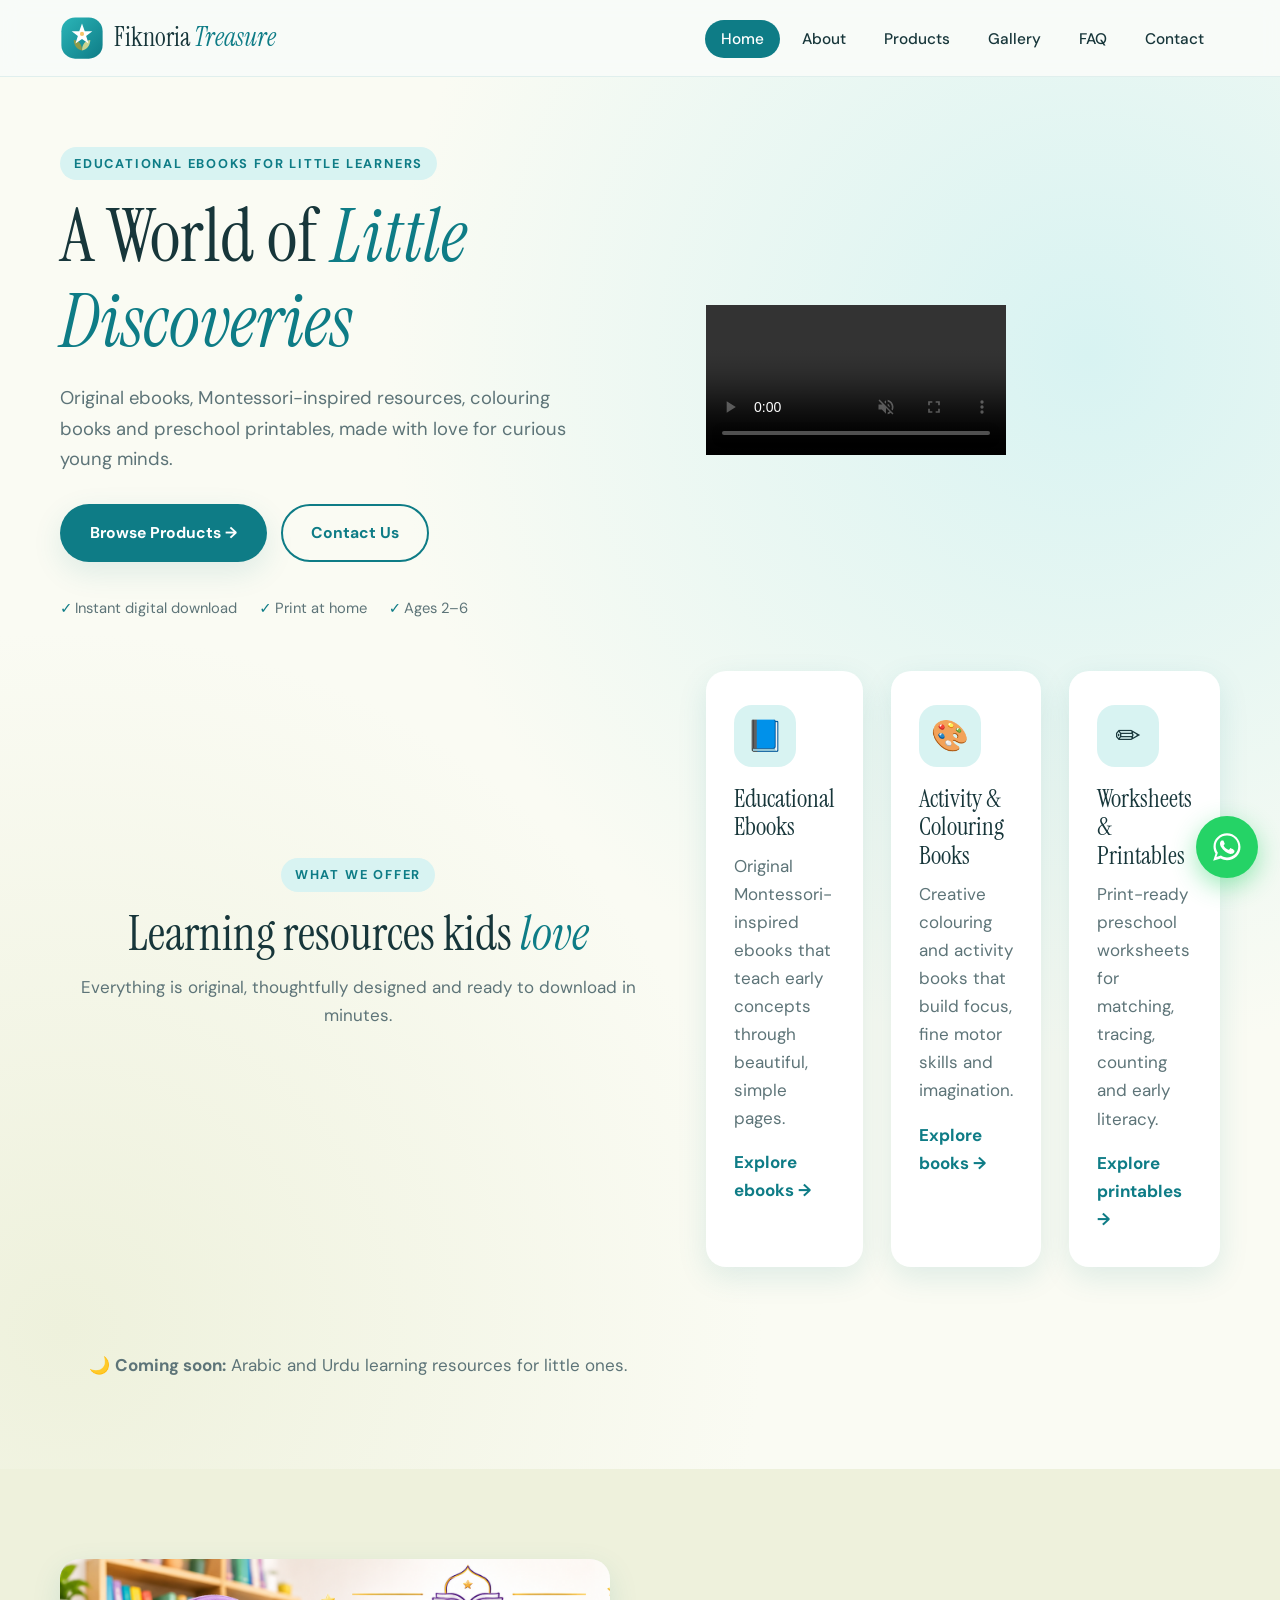
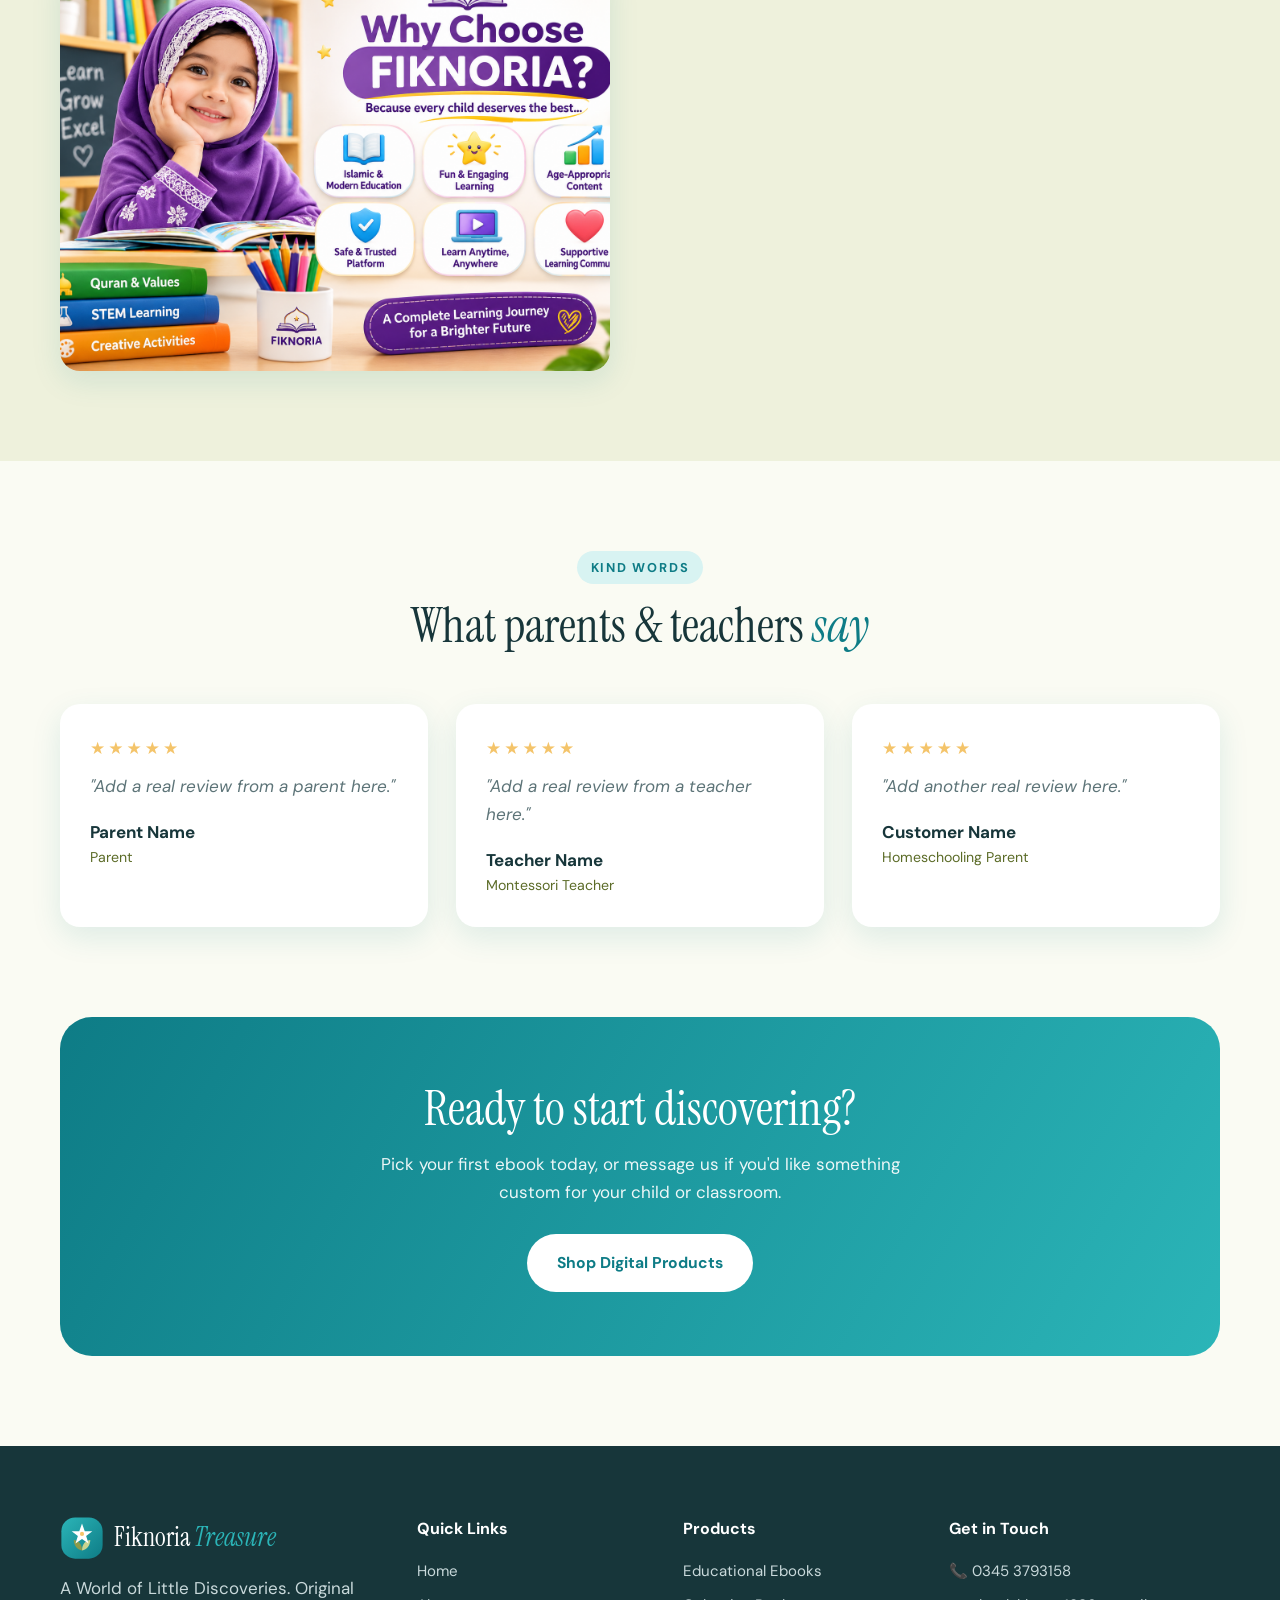
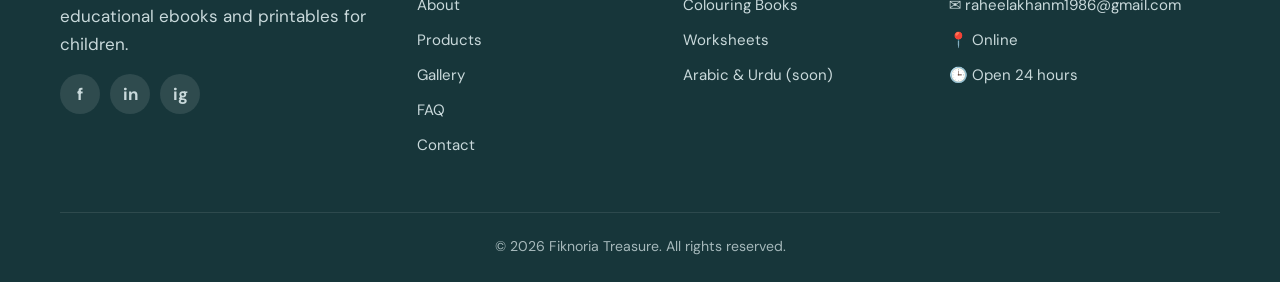
<file: index.html>
<!DOCTYPE html>
<html lang="en">
<head>
  <meta charset="UTF-8">
  <meta name="viewport" content="width=device-width, initial-scale=1.0">
  <title>Fiknoria Treasure | A World of Little Discoveries</title>
  <meta name="description" content="Original educational ebooks, Montessori-inspired resources, activity & colouring books and preschool printables for kids.">
  <link rel="icon" href="images/logo.svg" type="image/svg+xml">
  <!-- Google Fonts: Instrument Serif + DM Sans -->
  <link rel="preconnect" href="https://fonts.googleapis.com">
  <link rel="preconnect" href="https://fonts.gstatic.com" crossorigin>
  <link href="https://fonts.googleapis.com/css2?family=DM+Sans:wght@400;500;700&family=Instrument+Serif:ital@0;1&display=swap" rel="stylesheet">
  <!-- Common stylesheet -->
  <link rel="stylesheet" href="css/style.css">
</head>
<body>

<!-- ================= NAVBAR (har page mein same) ================= -->
<header class="site-header">
  <div class="container nav-wrap">
    <a href="index.html" class="brand"><img src="images/logo.svg" alt="Fiknoria Treasure logo"><span>Fiknoria <em>Treasure</em></span></a>
    <button class="nav-toggle" aria-label="Open menu" aria-expanded="false"><span></span><span></span><span></span></button>
    <nav class="main-nav">
      <ul>
        <!-- Jis page par hon wahan class="active" lagta hai -->
        <li><a href="index.html" class="active">Home</a></li>
        <li><a href="about.html">About</a></li>
        <li><a href="products.html">Products</a></li>
        <li><a href="gallery.html">Gallery</a></li>
        <li><a href="faq.html">FAQ</a></li>
        <li><a href="contact.html">Contact</a></li>
      </ul>
    </nav>
  </div>
</header>

<main>
<!-- ================= HERO ================= -->
<section class="hero">
  <div class="container hero-grid">
    <div>
      <span class="eyebrow">Educational ebooks for little learners</span>
      <h1>A World of <em>Little Discoveries</em></h1>
      <p class="lead">Original ebooks, Montessori-inspired resources, colouring books and preschool printables, made with love for curious young minds.</p>
      <div class="hero-actions">
        <a href="products.html" class="btn btn-primary">Browse Products →</a>
        <a href="contact.html" class="btn btn-outline">Contact Us</a>
      </div>
      <div class="hero-badges">
        <span>Instant digital download</span>
        <span>Print at home</span>
        <span>Ages 2–6</span>
      </div>
    </div>
        <!-- HERO VIDEO: videos/intro.mp4 -->
    <div class="video-wrap">
      <video autoplay muted loop playsinline controls>
        <source src="videos/intro.mp4" type="video/mp4">
        Your browser does not support the video tag.
      </video>
    </div>
    <div class="section-head reveal">
      <span class="eyebrow">What we offer</span>
      <h2>Learning resources kids <em>love</em></h2>
      <p>Everything is original, thoughtfully designed and ready to download in minutes.</p>
    </div>
    <div class="grid-3">
      <article class="card reveal">
        <div class="icon">📘</div>
        <h3>Educational Ebooks</h3>
        <p>Original Montessori-inspired ebooks that teach early concepts through beautiful, simple pages.</p>
        <a class="link" href="products.html">Explore ebooks →</a>
      </article>
      <article class="card reveal">
        <div class="icon">🎨</div>
        <h3>Activity & Colouring Books</h3>
        <p>Creative colouring and activity books that build focus, fine motor skills and imagination.</p>
        <a class="link" href="products.html">Explore books →</a>
      </article>
      <article class="card reveal">
        <div class="icon">✏️</div>
        <h3>Worksheets & Printables</h3>
        <p>Print-ready preschool worksheets for matching, tracing, counting and early literacy.</p>
        <a class="link" href="products.html">Explore printables →</a>
      </article>
    </div>
    <p class="reveal" style="text-align:center;margin-top:34px;color:var(--muted)">🌙 <strong>Coming soon:</strong> Arabic and Urdu learning resources for little ones.</p>
  </div>
</section>


<section class="section alt">
  <div class="container why-grid">
    <!-- IMAGE PLACEHOLDER: images/why-us.jpg -->
    <div class="img-slot reveal">
      <span class="slot-label">📷 Add your image: images/why-us.jpg</span>
            <img src="images/why-us.png" alt="Montessori learning materials" onerror="this.remove()">
    <div class="reveal">
      <span class="eyebrow">Why choose us</span>
      <h2>Made by an educator, <em>loved by families</em></h2>
      <ul class="check-list" style="margin-top:28px">
        <li><span class="tick">✓</span><div><strong>Original content</strong><p>Every page is created from scratch, no copied templates.</p></div></li>
        <li><span class="tick">✓</span><div><strong>Montessori-inspired</strong><p>Child-led, hands-on and gentle, built around how little ones really learn.</p></div></li>
        <li><span class="tick">✓</span><div><strong>Print-ready quality</strong><p>Crisp A4 PDFs designed to look great on any home printer.</p></div></li>
        <li><span class="tick">✓</span><div><strong>Instant & affordable</strong><p>Download once and reuse for every child, class or group.</p></div></li>
      </ul>
    </div>
  </div>
</section>

<!-- ================= TESTIMONIALS =================
     NOTE: Yeh sirf placeholders hain. Apne asli parents/teachers ki reviews yahan likhein. -->
<section class="section">
  <div class="container">
    <div class="section-head reveal">
      <span class="eyebrow">Kind words</span>
      <h2>What parents & teachers <em>say</em></h2>
    </div>
    <div class="grid-3">
      <div class="testi reveal">
        <div class="stars">★★★★★</div>
        <p>"Add a real review from a parent here."</p>
        <div class="who">Parent Name<small>Parent</small></div>
      </div>
      <div class="testi reveal">
        <div class="stars">★★★★★</div>
        <p>"Add a real review from a teacher here."</p>
        <div class="who">Teacher Name<small>Montessori Teacher</small></div>
      </div>
      <div class="testi reveal">
        <div class="stars">★★★★★</div>
        <p>"Add another real review here."</p>
        <div class="who">Customer Name<small>Homeschooling Parent</small></div>
      </div>
    </div>
  </div>
</section>

<!-- ================= CALL TO ACTION ================= -->
<section class="section" style="padding-top:0">
  <div class="container">
    <div class="cta reveal">
      <h2>Ready to start discovering?</h2>
      <p>Pick your first ebook today, or message us if you'd like something custom for your child or classroom.</p>
      <a href="products.html" class="btn btn-white">Shop Digital Products</a>
    </div>
  </div>
</section>
</main>

<!-- ================= FOOTER (har page mein same) ================= -->
<footer class="site-footer">
  <div class="container">
    <div class="footer-grid">
      <div class="footer-brand">
        <a href="index.html" class="brand"><img src="images/logo.svg" alt="Fiknoria Treasure logo"><span>Fiknoria <em>Treasure</em></span></a>
        <p>A World of Little Discoveries. Original educational ebooks and printables for children.</p>
        <!-- Social links: # ki jagah apne asli profile links lagayein -->
        <div class="socials">
          <a href="https://www.facebook.com/" target="_blank" rel="noopener" aria-label="Facebook">f</a>
          <a href="https://www.linkedin.com/" target="_blank" rel="noopener" aria-label="LinkedIn">in</a>
          <a href="https://www.instagram.com/" target="_blank" rel="noopener" aria-label="Instagram">ig</a>
        </div>
      </div>
      <div>
        <h4>Quick Links</h4>
        <ul>
          <li><a href="index.html">Home</a></li>
          <li><a href="about.html">About</a></li>
          <li><a href="products.html">Products</a></li>
          <li><a href="gallery.html">Gallery</a></li>
          <li><a href="faq.html">FAQ</a></li>
          <li><a href="contact.html">Contact</a></li>
        </ul>
      </div>
      <div>
        <h4>Products</h4>
        <ul>
          <li><a href="products.html">Educational Ebooks</a></li>
          <li><a href="products.html">Colouring Books</a></li>
          <li><a href="products.html">Worksheets</a></li>
          <li><a href="products.html">Arabic & Urdu (soon)</a></li>
        </ul>
      </div>
      <div>
        <h4>Get in Touch</h4>
        <ul>
          <li>📞 <a href="tel:+923453793158">0345 3793158</a></li>
          <li>✉️ <a href="mailto:raheelakhanm1986@gmail.com">raheelakhanm1986@gmail.com</a></li>
          <li>📍 Online</li>
          <li>🕒 Open 24 hours</li>
        </ul>
      </div>
    </div>
    <div class="footer-bottom">© <span class="year">2026</span> Fiknoria Treasure. All rights reserved.</div>
  </div>
</footer>

<!-- WhatsApp floating button (number: 92 345 3793158) -->
<a class="wa-float" href="https://wa.me/923453793158?text=Hello%20Fiknoria%20Treasure!%20I%20would%20like%20to%20know%20more." target="_blank" rel="noopener" aria-label="Chat on WhatsApp">
  <svg viewBox="0 0 32 32"><path d="M16 3C9 3 3.3 8.6 3.3 15.5c0 2.4.7 4.7 1.9 6.6L3 29l7.100-2.100c1.800 1 3.800 1.500 5.900 1.500 7 0 12.700-5.600 12.700-12.500S23 3 16 3zm0 22.800c-1.900 0-3.700-.5-5.300-1.500l-.4-.2-4.200 1.200 1.300-4-.3-.4c-1.100-1.700-1.700-3.600-1.700-5.600C5.400 9.800 10.100 5.200 16 5.200s10.600 4.600 10.600 10.300S21.800 25.800 16 25.800zm5.800-7.700c-.3-.2-1.900-.9-2.200-1s-.5-.2-.7.200-.8 1-1 1.200-.4.200-.7.100c-1.900-.9-3.100-1.700-4.300-3.800-.3-.6.300-.5.900-1.700.1-.2 0-.4 0-.5l-1-2.300c-.3-.6-.5-.5-.7-.5h-.6c-.2 0-.6.100-.9.400s-1.200 1.200-1.200 2.800 1.200 3.300 1.400 3.500c.2.200 2.400 3.700 5.800 5.100 2.100.9 3 1 4 .8.600-.1 1.900-.8 2.200-1.500.3-.8.300-1.400.2-1.500s-.3-.2-.6-.4z"/></svg>
</a>

<script src="js/main.js"></script>
</body>
</html>
</file>
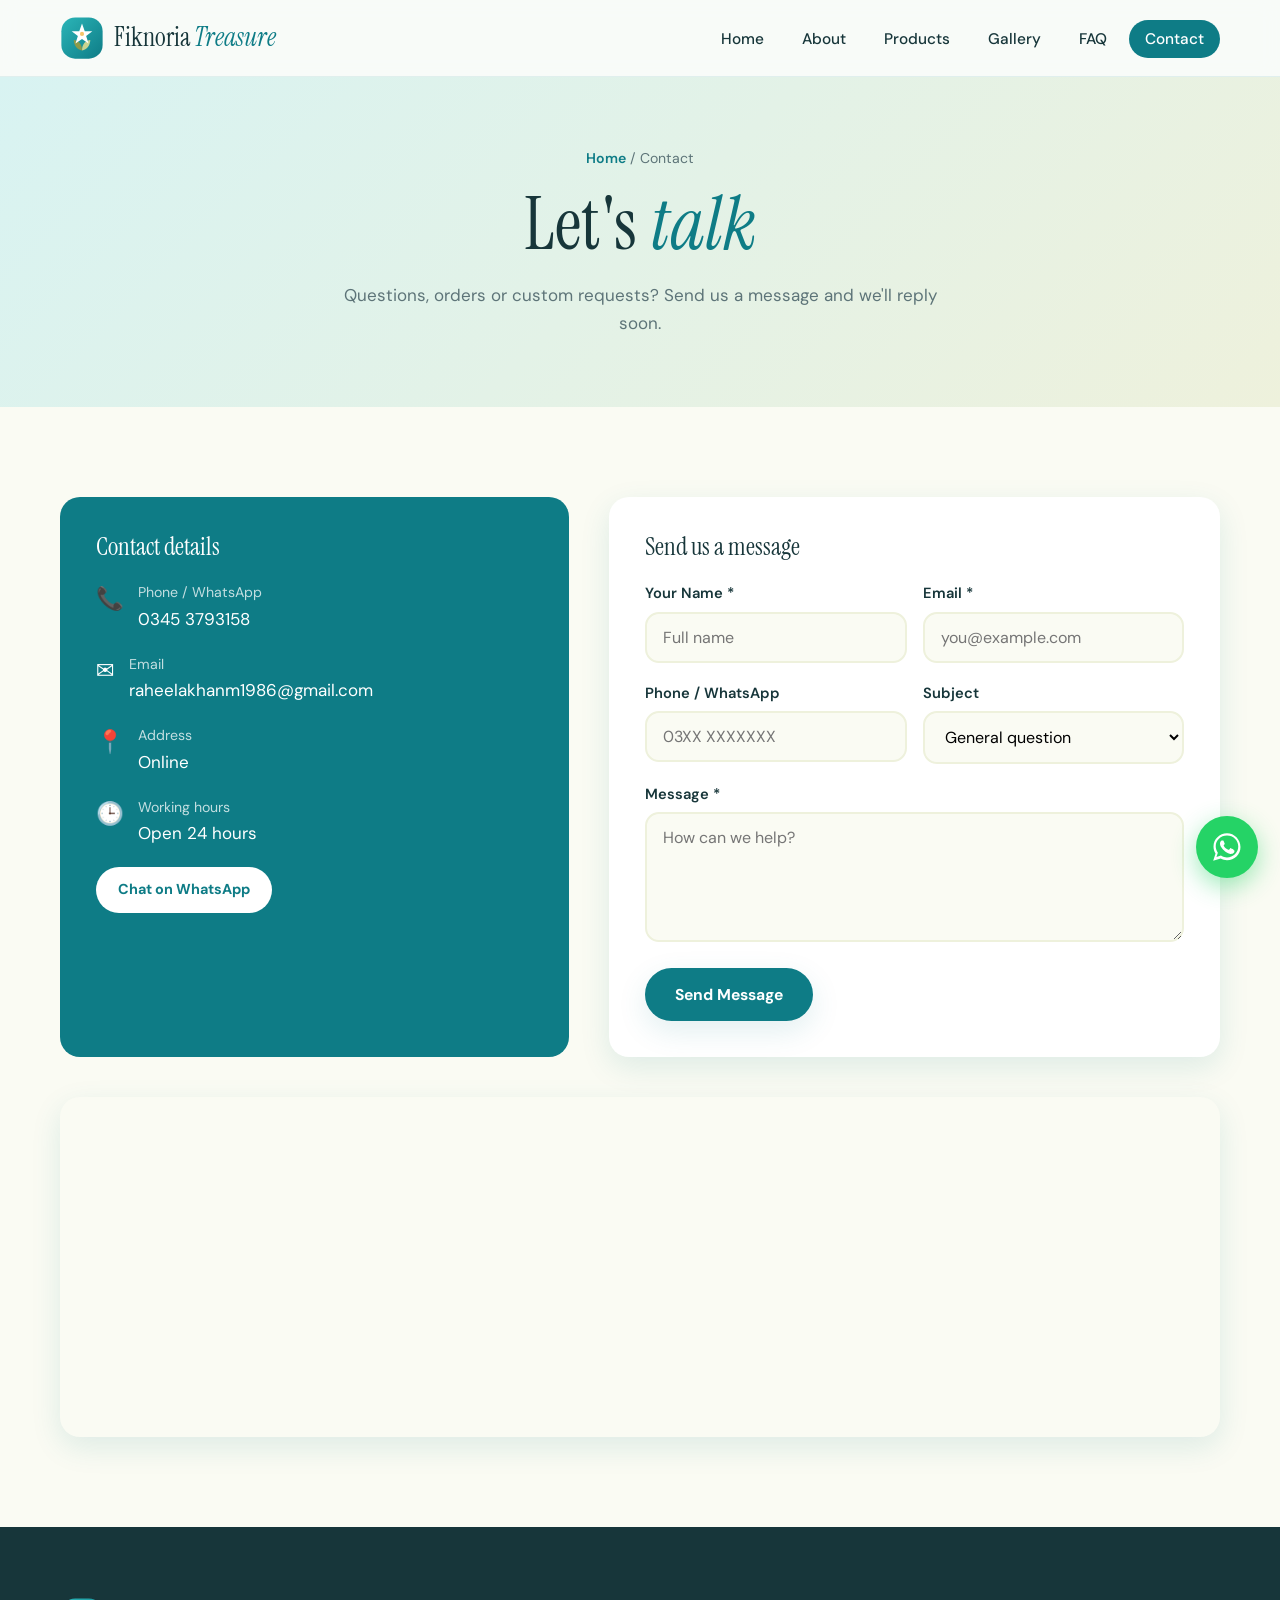
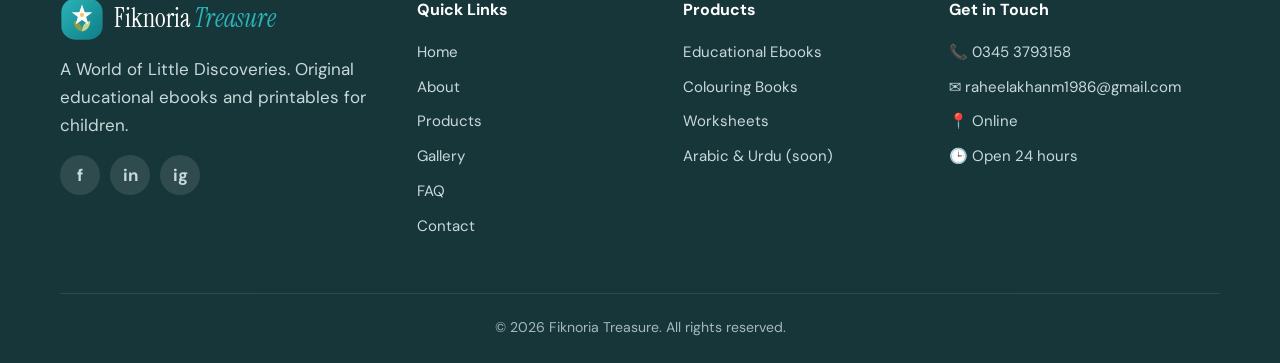
<file: contact.html>
<!DOCTYPE html>
<html lang="en">
<head>
  <meta charset="UTF-8">
  <meta name="viewport" content="width=device-width, initial-scale=1.0">
  <title>Contact | Fiknoria Treasure</title>
  <meta name="description" content="Contact Fiknoria Treasure for educational ebooks, colouring books and printable resources.">
  <link rel="icon" href="images/logo.svg" type="image/svg+xml">
  <link rel="preconnect" href="https://fonts.googleapis.com">
  <link rel="preconnect" href="https://fonts.gstatic.com" crossorigin>
  <link href="https://fonts.googleapis.com/css2?family=DM+Sans:wght@400;500;700&family=Instrument+Serif:ital@0;1&display=swap" rel="stylesheet">
  <link rel="stylesheet" href="css/style.css">
</head>
<body>

<!-- ================= NAVBAR ================= -->
<header class="site-header">
  <div class="container nav-wrap">
    <a href="index.html" class="brand"><img src="images/logo.svg" alt="Fiknoria Treasure logo"><span>Fiknoria <em>Treasure</em></span></a>
    <button class="nav-toggle" aria-label="Open menu" aria-expanded="false"><span></span><span></span><span></span></button>
    <nav class="main-nav">
      <ul>
        <li><a href="index.html">Home</a></li>
        <li><a href="about.html">About</a></li>
        <li><a href="products.html">Products</a></li>
        <li><a href="gallery.html">Gallery</a></li>
        <li><a href="faq.html">FAQ</a></li>
        <li><a href="contact.html" class="active">Contact</a></li>
      </ul>
    </nav>
  </div>
</header>

<main>
<section class="page-hero">
  <div class="container">
    <div class="breadcrumb"><a href="index.html">Home</a> / Contact</div>
    <h1>Let's <em>talk</em></h1>
    <p>Questions, orders or custom requests? Send us a message and we'll reply soon.</p>
  </div>
</section>

<section class="section">
  <div class="container">
    <div class="contact-grid">

      <!-- ===== CONTACT DETAILS ===== -->
      <aside class="info-card">
        <h3>Contact details</h3>
        <ul>
          <li><span class="ic">📞</span><div><small>Phone / WhatsApp</small><a href="tel:+923453793158">0345 3793158</a></div></li>
          <li><span class="ic">✉️</span><div><small>Email</small><a href="mailto:raheelakhanm1986@gmail.com">raheelakhanm1986@gmail.com</a></div></li>
          <li><span class="ic">📍</span><div><small>Address</small>Online</div></li>
          <li><span class="ic">🕒</span><div><small>Working hours</small>Open 24 hours</div></li>
        </ul>
        <a class="btn btn-white btn-sm" href="https://wa.me/923453793158?text=Hello%20Fiknoria%20Treasure!" target="_blank" rel="noopener">Chat on WhatsApp</a>
      </aside>

      <!-- ===== CONTACT FORM (Google Sheet mein save hota hai) =====
           Form ke name="" wale fields Apps Script (Code.gs) ke saath match hone chahiye. -->
      <div class="form-card">
        <h3 style="margin-bottom:20px">Send us a message</h3>
        <form id="contactForm" novalidate>
          <div class="form-row">
            <div class="field"><label for="name">Your Name *</label><input type="text" id="name" name="name" required placeholder="Full name"></div>
            <div class="field"><label for="email">Email *</label><input type="email" id="email" name="email" required placeholder="you@example.com"></div>
          </div>
          <div class="form-row">
            <div class="field"><label for="phone">Phone / WhatsApp</label><input type="tel" id="phone" name="phone" placeholder="03XX XXXXXXX"></div>
            <div class="field">
              <label for="subject">Subject</label>
              <select id="subject" name="subject">
                <option>General question</option>
                <option>Order a product</option>
                <option>Custom resource</option>
                <option>Arabic / Urdu resources</option>
                <option>Collaboration</option>
              </select>
            </div>
          </div>
          <div class="field"><label for="message">Message *</label><textarea id="message" name="message" required placeholder="How can we help?"></textarea></div>
          <!-- Honeypot: spam bots yeh bharte hain, insaan nahi. Isay delete na karein. -->
          <input type="text" name="website" class="hp" tabindex="-1" autocomplete="off">
          <button type="submit" class="btn btn-primary">Send Message</button>
          <div id="formMsg" class="form-msg" role="status"></div>
        </form>
      </div>
    </div>

    <!-- ===== MAP =====
         Aap online business hain, is liye yeh sirf shehar dikhata hai.
         Map nahi chahiye to is poore <div class="map-wrap"> ko delete kar dein. -->
    <div class="map-wrap">
      <iframe title="Location map" loading="lazy" referrerpolicy="no-referrer-when-downgrade"
        src="https://maps.google.com/maps?q=Karachi%2C%20Pakistan&t=&z=11&ie=UTF8&iwloc=&output=embed"></iframe>
    </div>
  </div>
</section>
</main>

<!-- ================= FOOTER ================= -->
<footer class="site-footer">
  <div class="container">
    <div class="footer-grid">
      <div class="footer-brand">
        <a href="index.html" class="brand"><img src="images/logo.svg" alt="Fiknoria Treasure logo"><span>Fiknoria <em>Treasure</em></span></a>
        <p>A World of Little Discoveries. Original educational ebooks and printables for children.</p>
        <div class="socials">
          <a href="https://www.facebook.com/" target="_blank" rel="noopener" aria-label="Facebook">f</a>
          <a href="https://www.linkedin.com/" target="_blank" rel="noopener" aria-label="LinkedIn">in</a>
          <a href="https://www.instagram.com/" target="_blank" rel="noopener" aria-label="Instagram">ig</a>
        </div>
      </div>
      <div>
        <h4>Quick Links</h4>
        <ul>
          <li><a href="index.html">Home</a></li>
          <li><a href="about.html">About</a></li>
          <li><a href="products.html">Products</a></li>
          <li><a href="gallery.html">Gallery</a></li>
          <li><a href="faq.html">FAQ</a></li>
          <li><a href="contact.html">Contact</a></li>
        </ul>
      </div>
      <div>
        <h4>Products</h4>
        <ul>
          <li><a href="products.html">Educational Ebooks</a></li>
          <li><a href="products.html">Colouring Books</a></li>
          <li><a href="products.html">Worksheets</a></li>
          <li><a href="products.html">Arabic & Urdu (soon)</a></li>
        </ul>
      </div>
      <div>
        <h4>Get in Touch</h4>
        <ul>
          <li>📞 <a href="tel:+923453793158">0345 3793158</a></li>
          <li>✉️ <a href="mailto:raheelakhanm1986@gmail.com">raheelakhanm1986@gmail.com</a></li>
          <li>📍 Online</li>
          <li>🕒 Open 24 hours</li>
        </ul>
      </div>
    </div>
    <div class="footer-bottom">© <span class="year">2026</span> Fiknoria Treasure. All rights reserved.</div>
  </div>
</footer>

<a class="wa-float" href="https://wa.me/923453793158?text=Hello%20Fiknoria%20Treasure!%20I%20would%20like%20to%20know%20more." target="_blank" rel="noopener" aria-label="Chat on WhatsApp">
  <svg viewBox="0 0 32 32"><path d="M16 3C9 3 3.3 8.6 3.3 15.5c0 2.4.7 4.7 1.9 6.6L3 29l7.100-2.100c1.800 1 3.800 1.500 5.900 1.500 7 0 12.700-5.600 12.700-12.500S23 3 16 3zm0 22.800c-1.900 0-3.700-.5-5.300-1.500l-.4-.2-4.200 1.200 1.300-4-.3-.4c-1.100-1.700-1.700-3.600-1.700-5.600C5.400 9.800 10.100 5.200 16 5.200s10.600 4.600 10.600 10.300S21.800 25.800 16 25.800zm5.800-7.700c-.3-.2-1.900-.9-2.200-1s-.5-.2-.7.200-.8 1-1 1.200-.4.200-.7.100c-1.900-.9-3.100-1.700-4.300-3.800-.3-.6.300-.5.900-1.700.1-.2 0-.4 0-.5l-1-2.300c-.3-.6-.5-.5-.7-.5h-.6c-.2 0-.6.100-.9.400s-1.200 1.200-1.200 2.800 1.200 3.300 1.400 3.500c.2.200 2.400 3.700 5.800 5.100 2.100.9 3 1 4 .8.600-.1 1.900-.8 2.200-1.500.3-.8.300-1.400.2-1.500s-.3-.2-.6-.4z"/></svg>
</a>

<script src="js/main.js"></script>
</body>
</html>
</file>
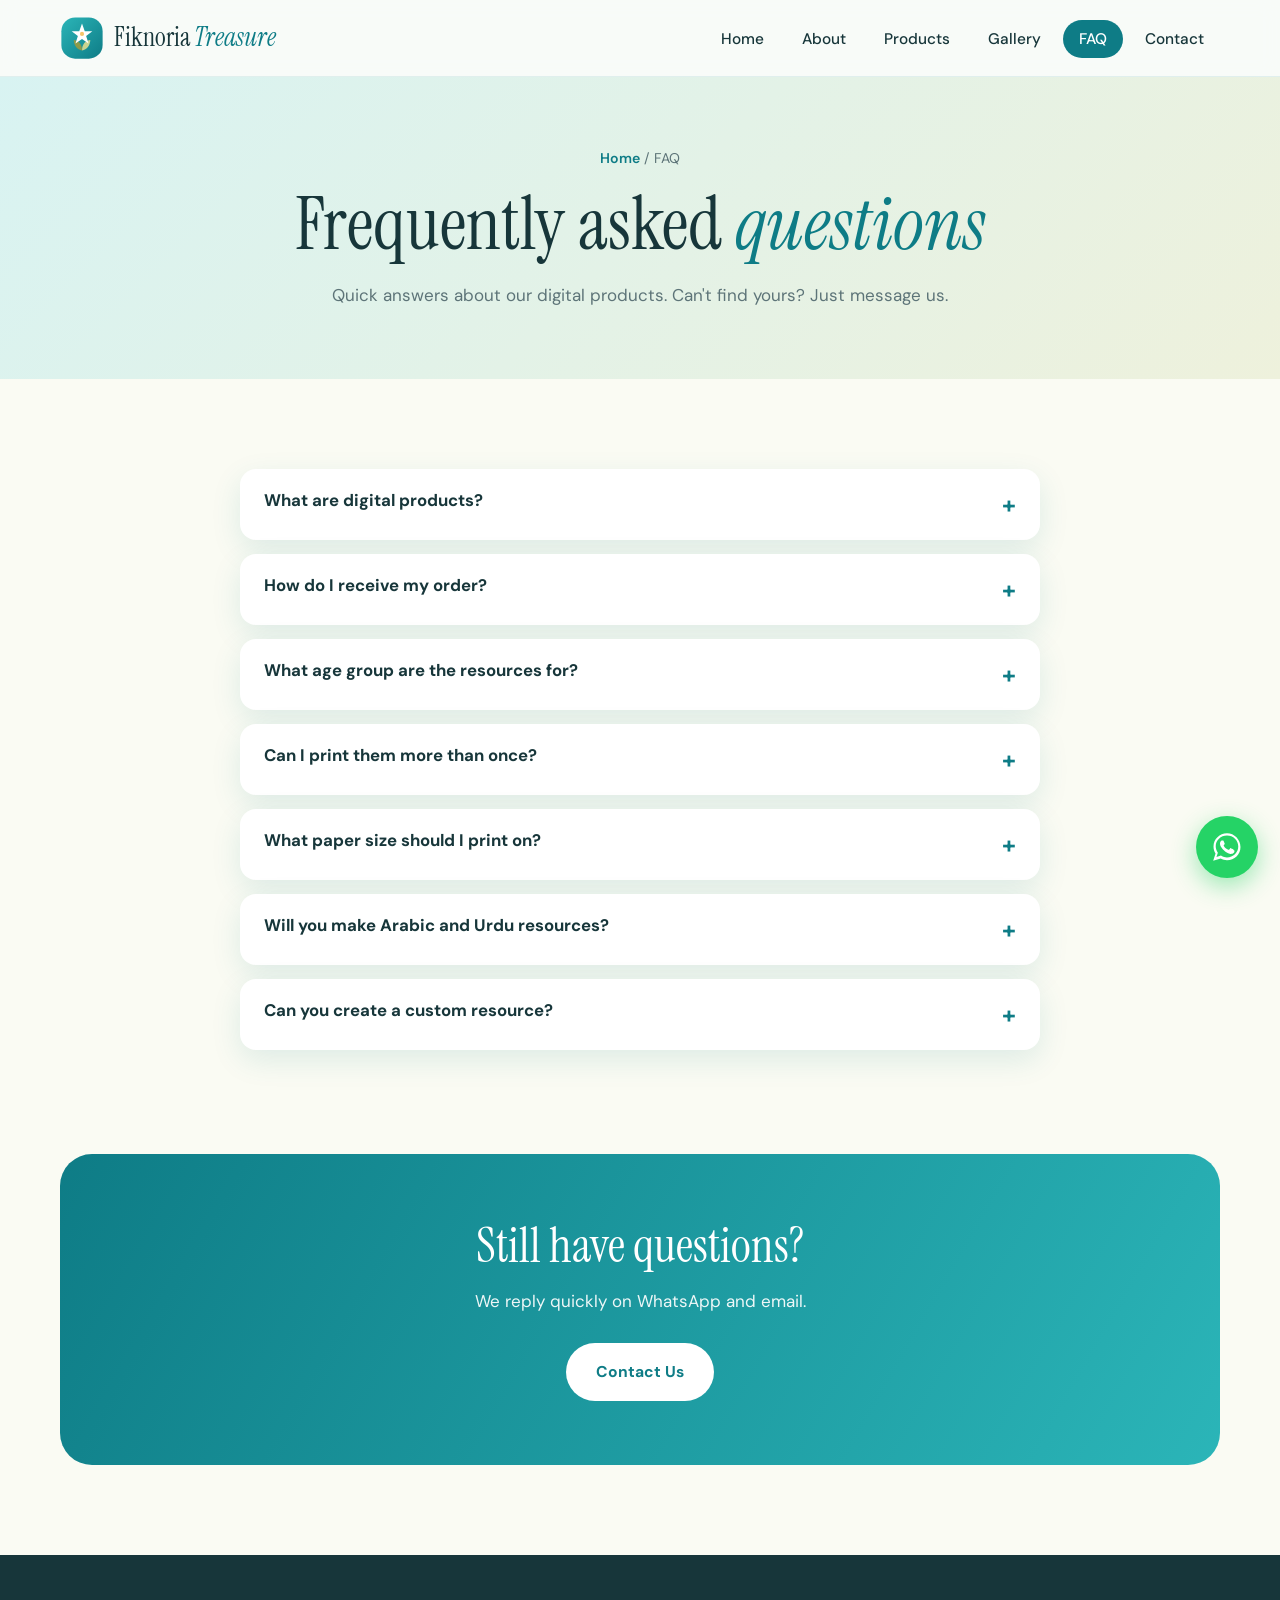
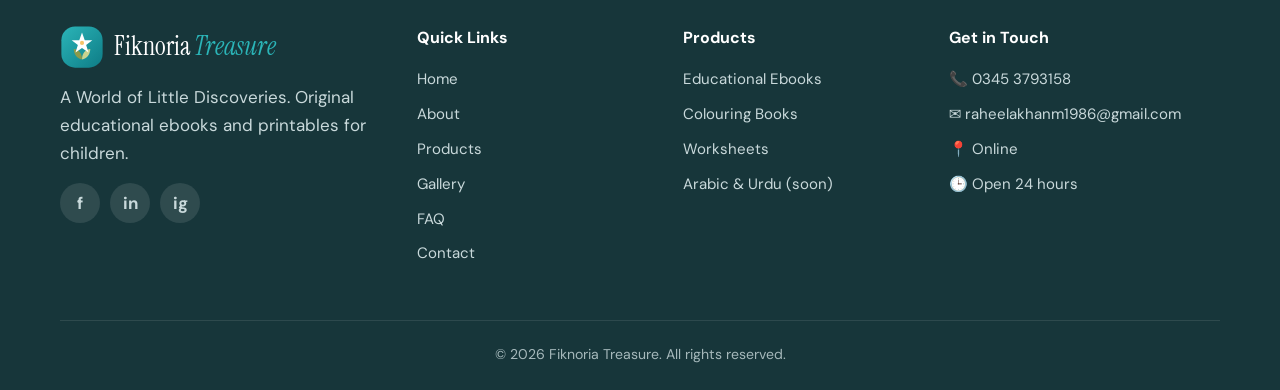
<file: faq.html>
<!DOCTYPE html>
<html lang="en">
<head>
  <meta charset="UTF-8">
  <meta name="viewport" content="width=device-width, initial-scale=1.0">
  <title>FAQ | Fiknoria Treasure</title>
  <meta name="description" content="Answers to common questions about Fiknoria Treasure digital products, downloads and printing.">
  <link rel="icon" href="images/logo.svg" type="image/svg+xml">
  <link rel="preconnect" href="https://fonts.googleapis.com">
  <link rel="preconnect" href="https://fonts.gstatic.com" crossorigin>
  <link href="https://fonts.googleapis.com/css2?family=DM+Sans:wght@400;500;700&family=Instrument+Serif:ital@0;1&display=swap" rel="stylesheet">
  <link rel="stylesheet" href="css/style.css">
</head>
<body>

<!-- ================= NAVBAR ================= -->
<header class="site-header">
  <div class="container nav-wrap">
    <a href="index.html" class="brand"><img src="images/logo.svg" alt="Fiknoria Treasure logo"><span>Fiknoria <em>Treasure</em></span></a>
    <button class="nav-toggle" aria-label="Open menu" aria-expanded="false"><span></span><span></span><span></span></button>
    <nav class="main-nav">
      <ul>
        <li><a href="index.html">Home</a></li>
        <li><a href="about.html">About</a></li>
        <li><a href="products.html">Products</a></li>
        <li><a href="gallery.html">Gallery</a></li>
        <li><a href="faq.html" class="active">FAQ</a></li>
        <li><a href="contact.html">Contact</a></li>
      </ul>
    </nav>
  </div>
</header>

<main>
<section class="page-hero">
  <div class="container">
    <div class="breadcrumb"><a href="index.html">Home</a> / FAQ</div>
    <h1>Frequently asked <em>questions</em></h1>
    <p>Quick answers about our digital products. Can't find yours? Just message us.</p>
  </div>
</section>

<section class="section">
  <div class="container">
    <div class="faq-list">
      <!-- Naya sawal add karne ke liye ek faq-item copy karein -->
      <div class="faq-item">
        <button class="faq-q">What are digital products?</button>
        <div class="faq-a"><p>They are ebooks, colouring books and worksheets delivered as PDF files. You download them and print or read them on a device.</p></div>
      </div>
      <div class="faq-item">
        <button class="faq-q">How do I receive my order?</button>
        <div class="faq-a"><p>After your order is confirmed, we send your PDF files by WhatsApp or email.</p></div>
      </div>
      <div class="faq-item">
        <button class="faq-q">What age group are the resources for?</button>
        <div class="faq-a"><p>Most resources are designed for ages 2–6. The age range is mentioned on each product.</p></div>
      </div>
      <div class="faq-item">
        <button class="faq-q">Can I print them more than once?</button>
        <div class="faq-a"><p>Yes. You may print for your own children or classroom. Please do not resell or share the files.</p></div>
      </div>
      <div class="faq-item">
        <button class="faq-q">What paper size should I print on?</button>
        <div class="faq-a"><p>Our printables are designed for A4 paper and work best printed at 100% scale.</p></div>
      </div>
      <div class="faq-item">
        <button class="faq-q">Will you make Arabic and Urdu resources?</button>
        <div class="faq-a"><p>Yes, Arabic and Urdu learning resources are coming soon. Contact us to be notified when they are ready.</p></div>
      </div>
      <div class="faq-item">
        <button class="faq-q">Can you create a custom resource?</button>
        <div class="faq-a"><p>Possibly! Send us a message with what you need and we'll let you know.</p></div>
      </div>
    </div>
  </div>
</section>

<section class="section" style="padding-top:0">
  <div class="container">
    <div class="cta reveal">
      <h2>Still have questions?</h2>
      <p>We reply quickly on WhatsApp and email.</p>
      <a href="contact.html" class="btn btn-white">Contact Us</a>
    </div>
  </div>
</section>
</main>

<!-- ================= FOOTER ================= -->
<footer class="site-footer">
  <div class="container">
    <div class="footer-grid">
      <div class="footer-brand">
        <a href="index.html" class="brand"><img src="images/logo.svg" alt="Fiknoria Treasure logo"><span>Fiknoria <em>Treasure</em></span></a>
        <p>A World of Little Discoveries. Original educational ebooks and printables for children.</p>
        <div class="socials">
          <a href="https://www.facebook.com/" target="_blank" rel="noopener" aria-label="Facebook">f</a>
          <a href="https://www.linkedin.com/" target="_blank" rel="noopener" aria-label="LinkedIn">in</a>
          <a href="https://www.instagram.com/" target="_blank" rel="noopener" aria-label="Instagram">ig</a>
        </div>
      </div>
      <div>
        <h4>Quick Links</h4>
        <ul>
          <li><a href="index.html">Home</a></li>
          <li><a href="about.html">About</a></li>
          <li><a href="products.html">Products</a></li>
          <li><a href="gallery.html">Gallery</a></li>
          <li><a href="faq.html">FAQ</a></li>
          <li><a href="contact.html">Contact</a></li>
        </ul>
      </div>
      <div>
        <h4>Products</h4>
        <ul>
          <li><a href="products.html">Educational Ebooks</a></li>
          <li><a href="products.html">Colouring Books</a></li>
          <li><a href="products.html">Worksheets</a></li>
          <li><a href="products.html">Arabic & Urdu (soon)</a></li>
        </ul>
      </div>
      <div>
        <h4>Get in Touch</h4>
        <ul>
          <li>📞 <a href="tel:+923453793158">0345 3793158</a></li>
          <li>✉️ <a href="mailto:raheelakhanm1986@gmail.com">raheelakhanm1986@gmail.com</a></li>
          <li>📍 Online</li>
          <li>🕒 Open 24 hours</li>
        </ul>
      </div>
    </div>
    <div class="footer-bottom">© <span class="year">2026</span> Fiknoria Treasure. All rights reserved.</div>
  </div>
</footer>

<a class="wa-float" href="https://wa.me/923453793158?text=Hello%20Fiknoria%20Treasure!%20I%20would%20like%20to%20know%20more." target="_blank" rel="noopener" aria-label="Chat on WhatsApp">
  <svg viewBox="0 0 32 32"><path d="M16 3C9 3 3.3 8.6 3.3 15.5c0 2.4.7 4.7 1.9 6.6L3 29l7.100-2.100c1.800 1 3.800 1.500 5.900 1.500 7 0 12.700-5.600 12.700-12.500S23 3 16 3zm0 22.800c-1.900 0-3.700-.5-5.300-1.500l-.4-.2-4.200 1.200 1.300-4-.3-.4c-1.100-1.700-1.700-3.600-1.700-5.600C5.400 9.800 10.100 5.200 16 5.200s10.600 4.600 10.600 10.300S21.800 25.800 16 25.800zm5.800-7.700c-.3-.2-1.900-.9-2.200-1s-.5-.2-.7.200-.8 1-1 1.200-.4.200-.7.100c-1.900-.9-3.100-1.700-4.300-3.800-.3-.6.300-.5.900-1.700.1-.2 0-.4 0-.5l-1-2.300c-.3-.6-.5-.5-.7-.5h-.6c-.2 0-.6.100-.9.400s-1.200 1.200-1.200 2.800 1.200 3.300 1.400 3.500c.2.200 2.400 3.700 5.800 5.100 2.100.9 3 1 4 .8.600-.1 1.900-.8 2.200-1.500.3-.8.300-1.400.2-1.500s-.3-.2-.6-.4z"/></svg>
</a>

<script src="js/main.js"></script>
</body>
</html>
</file>
<file: css/style.css>
/* =====================================================
   FIKNORIA TREASURE - COMMON STYLESHEET (style.css)
   Yeh file har page mein link hai. Colors/fonts yahan se badlein.
   ===================================================== */

/* ---------- 1. COLORS & VARIABLES (yahan se colors change karein) ---------- */
:root {
  --aqua: #2bb5b8;        /* main aqua blue */
  --aqua-dark: #0e7c86;   /* deep aqua (buttons, headings) */
  --aqua-light: #d8f3f2;  /* soft aqua background */
  --sage: #8c9a4a;        /* olive green (naam sage rakha hai taake poori file mein kaam kare) */
  --sage-dark: #5b6b27;   /* dark olive (text accents) */
  --sage-light: #eef1dc;  /* soft olive background */
  --cream: #fafbf3;       /* page background (halka olive-cream) */
  --ink: #17363a;         /* main text */
  --muted: #5d7478;       /* secondary text */
  --white: #ffffff;
  --sun: #f4c46a;         /* small playful accent */
  --radius: 20px;
  --shadow: 0 10px 30px rgba(14, 124, 134, 0.12);
  --font-head: 'Instrument Serif', Georgia, serif;
  --font-body: 'DM Sans', system-ui, sans-serif;
}

/* ---------- 2. RESET & BASE ---------- */
*, *::before, *::after { box-sizing: border-box; margin: 0; padding: 0; }
html { scroll-behavior: smooth; }
body { font-family: var(--font-body); color: var(--ink); background: var(--cream); line-height: 1.65; font-size: 17px; }
img { max-width: 100%; display: block; }
a { color: inherit; text-decoration: none; }
ul { list-style: none; }
h1, h2, h3 { font-family: var(--font-head); font-weight: 400; line-height: 1.15; color: var(--ink); }
h1 { font-size: clamp(2.6rem, 6vw, 4.6rem); }
h2 { font-size: clamp(2rem, 4vw, 3rem); }
h3 { font-size: 1.55rem; }
h1 em, h2 em { color: var(--aqua-dark); font-style: italic; }
.container { width: min(1160px, 92%); margin-inline: auto; }
.section { padding: 90px 0; }
.section.alt { background: var(--sage-light); }
.section.aqua { background: var(--aqua-light); }
.section-head { text-align: center; max-width: 700px; margin: 0 auto 50px; }
.section-head p { color: var(--muted); margin-top: 12px; }
.eyebrow { display: inline-block; font-size: .8rem; letter-spacing: .14em; text-transform: uppercase; font-weight: 700; color: var(--aqua-dark); background: var(--aqua-light); padding: 6px 14px; border-radius: 50px; margin-bottom: 14px; }

/* ---------- 3. BUTTONS ---------- */
.btn { display: inline-flex; align-items: center; gap: 8px; padding: 14px 28px; border-radius: 50px; font-weight: 700; font-size: .98rem; border: 2px solid transparent; cursor: pointer; transition: .25s; font-family: var(--font-body); }
.btn-primary { background: var(--aqua-dark); color: var(--white); box-shadow: var(--shadow); }
.btn-primary:hover { background: var(--aqua); transform: translateY(-2px); }
.btn-outline { border-color: var(--aqua-dark); color: var(--aqua-dark); background: transparent; }
.btn-outline:hover { background: var(--aqua-dark); color: var(--white); }
.btn-white { background: var(--white); color: var(--aqua-dark); }
.btn-white:hover { transform: translateY(-2px); box-shadow: var(--shadow); }
.btn-sm { padding: 9px 20px; font-size: .9rem; }

/* ---------- 4. HEADER / NAVBAR ---------- */
.site-header { position: sticky; top: 0; z-index: 100; background: rgba(248, 251, 249, .92); backdrop-filter: blur(10px); border-bottom: 1px solid rgba(14, 124, 134, .1); }
.nav-wrap { display: flex; align-items: center; justify-content: space-between; height: 76px; }
.brand { display: flex; align-items: center; gap: 10px; font-family: var(--font-head); font-size: 1.6rem; }
.brand img { width: 44px; height: 44px; }
.brand em { color: var(--aqua-dark); }
.main-nav ul { display: flex; gap: 6px; align-items: center; }
.main-nav a { padding: 9px 16px; border-radius: 50px; font-weight: 500; font-size: .96rem; transition: .2s; }
.main-nav a:hover { background: var(--aqua-light); }
.main-nav a.active { background: var(--aqua-dark); color: var(--white); }   /* current page highlight */
.nav-toggle { display: none; background: none; border: 0; cursor: pointer; width: 42px; height: 42px; flex-direction: column; justify-content: center; gap: 6px; align-items: center; }
.nav-toggle span { width: 24px; height: 2px; background: var(--ink); transition: .3s; }
.nav-toggle.open span:nth-child(1) { transform: translateY(8px) rotate(45deg); }
.nav-toggle.open span:nth-child(2) { opacity: 0; }
.nav-toggle.open span:nth-child(3) { transform: translateY(-8px) rotate(-45deg); }

/* ---------- 5. HERO (Home) ---------- */
.hero { padding: 70px 0 90px; background: radial-gradient(circle at 85% 20%, var(--aqua-light), transparent 45%), radial-gradient(circle at 5% 90%, var(--sage-light), transparent 40%); }
.hero-grid { display: grid; grid-template-columns: 1.1fr .9fr; gap: 50px; align-items: center; }
.hero p.lead { font-size: 1.15rem; color: var(--muted); margin: 20px 0 30px; max-width: 520px; }
.hero-actions { display: flex; gap: 14px; flex-wrap: wrap; }
.hero-badges { display: flex; gap: 22px; margin-top: 34px; flex-wrap: wrap; color: var(--muted); font-size: .92rem; }
.hero-badges span::before { content: "✓ "; color: var(--aqua-dark); font-weight: 700; }

/* ---------- 6. IMAGE PLACEHOLDER (img-slot) ----------
   Jab aap images/ folder mein sahi naam ki image rakhenge to woh placeholder ke upar khud aa jayegi */
.img-slot { position: relative; border-radius: var(--radius); overflow: hidden; background: linear-gradient(135deg, var(--aqua-light), var(--sage-light)); display: flex; align-items: center; justify-content: center; aspect-ratio: 4 / 3; box-shadow: var(--shadow); }
.img-slot.tall { aspect-ratio: 4 / 5; }
.img-slot.square { aspect-ratio: 1; }
.img-slot img { position: absolute; inset: 0; width: 100%; height: 100%; object-fit: cover; }
.slot-label { font-size: .85rem; color: var(--aqua-dark); background: rgba(255, 255, 255, .8); padding: 8px 14px; border-radius: 50px; text-align: center; }

/* ---------- 7. CARDS / GRIDS ---------- */
.grid-3 { display: grid; grid-template-columns: repeat(3, 1fr); gap: 28px; }
.grid-4 { display: grid; grid-template-columns: repeat(4, 1fr); gap: 24px; }
.card { background: var(--white); border-radius: var(--radius); padding: 34px 28px; box-shadow: var(--shadow); transition: .3s; height: 100%; }
.card:hover { transform: translateY(-6px); }
.card .icon { width: 62px; height: 62px; border-radius: 18px; background: var(--aqua-light); display: grid; place-items: center; font-size: 1.9rem; margin-bottom: 18px; }
.card p { color: var(--muted); margin-top: 10px; }
.card .link { display: inline-block; margin-top: 16px; font-weight: 700; color: var(--aqua-dark); }

/* Why choose us */
.why-grid { display: grid; grid-template-columns: 1fr 1fr; gap: 60px; align-items: center; }
.check-list li { display: flex; gap: 14px; margin-bottom: 20px; }
.check-list .tick { flex: none; width: 34px; height: 34px; border-radius: 50%; background: var(--sage); color: var(--white); display: grid; place-items: center; font-weight: 700; }
.check-list p { color: var(--muted); font-size: .96rem; }
.check-list strong { display: block; }

/* Testimonials */
.testi { background: var(--white); border-radius: var(--radius); padding: 30px; box-shadow: var(--shadow); }
.testi .stars { color: var(--sun); letter-spacing: 3px; margin-bottom: 10px; }
.testi p { font-style: italic; color: var(--muted); }
.testi .who { margin-top: 18px; font-weight: 700; }
.testi .who small { display: block; font-weight: 400; color: var(--sage-dark); }

/* CTA band */
.cta { background: linear-gradient(120deg, var(--aqua-dark), var(--aqua)); color: var(--white); border-radius: 32px; padding: 64px 30px; text-align: center; }
.cta h2 { color: var(--white); }
.cta p { margin: 14px auto 28px; max-width: 560px; opacity: .92; }

/* ---------- 8. PAGE HERO (inner pages) ---------- */
.page-hero { padding: 70px 0; text-align: center; background: linear-gradient(135deg, var(--aqua-light), var(--sage-light)); }
.page-hero p { color: var(--muted); max-width: 620px; margin: 14px auto 0; }
.breadcrumb { font-size: .88rem; color: var(--muted); margin-bottom: 12px; }
.breadcrumb a { color: var(--aqua-dark); font-weight: 600; }

/* ---------- 9. ABOUT ---------- */
.split { display: grid; grid-template-columns: 1fr 1fr; gap: 56px; align-items: center; }
.split p { color: var(--muted); margin-top: 14px; }
.stats { display: grid; grid-template-columns: repeat(4, 1fr); gap: 24px; text-align: center; }
.stat { background: var(--white); border-radius: var(--radius); padding: 30px 14px; box-shadow: var(--shadow); }
.stat b { font-family: var(--font-head); font-size: 3rem; color: var(--aqua-dark); font-weight: 400; display: block; line-height: 1; }
.stat span { color: var(--muted); font-size: .94rem; }
.team-card { text-align: center; }
.team-card .img-slot { margin-bottom: 16px; }
.team-card small { color: var(--sage-dark); font-weight: 600; }

/* ---------- 10. PRODUCTS ---------- */
.filters { display: flex; justify-content: center; gap: 10px; flex-wrap: wrap; margin-bottom: 40px; }
.filter-btn { padding: 10px 22px; border-radius: 50px; border: 2px solid var(--sage); background: transparent; cursor: pointer; font-family: var(--font-body); font-weight: 600; color: var(--sage-dark); transition: .2s; }
.filter-btn:hover, .filter-btn.active { background: var(--aqua-dark); border-color: var(--aqua-dark); color: var(--white); }
.product { background: var(--white); border-radius: var(--radius); overflow: hidden; box-shadow: var(--shadow); transition: .3s; display: flex; flex-direction: column; }
.product:hover { transform: translateY(-6px); }
.product .img-slot { border-radius: 0; box-shadow: none; }
.product-body { padding: 22px; display: flex; flex-direction: column; gap: 8px; flex: 1; }
.tag { align-self: flex-start; font-size: .75rem; font-weight: 700; letter-spacing: .08em; text-transform: uppercase; padding: 4px 12px; border-radius: 50px; background: var(--sage-light); color: var(--sage-dark); }
.tag.soon { background: #fdf0d2; color: #a77a14; }
.product-body p { color: var(--muted); font-size: .94rem; flex: 1; }
.product-foot { display: flex; justify-content: space-between; align-items: center; margin-top: 10px; }
.price { font-family: var(--font-head); font-size: 1.5rem; color: var(--aqua-dark); }
.product.hide { display: none; }

/* ---------- 11. GALLERY ---------- */
.gallery-grid { display: grid; grid-template-columns: repeat(3, 1fr); gap: 20px; }
.gallery-item { cursor: pointer; transition: .3s; }
.gallery-item:hover { transform: scale(1.02); }
.gallery-item.hide { display: none; }
.lightbox { position: fixed; inset: 0; background: rgba(10, 30, 33, .9); display: none; align-items: center; justify-content: center; z-index: 200; padding: 20px; }
.lightbox.open { display: flex; }
.lightbox-box { max-width: 820px; width: 100%; text-align: center; color: var(--white); }
.lightbox-box .img-slot { max-height: 70vh; }
.lightbox-close { position: absolute; top: 20px; right: 28px; font-size: 2.4rem; color: var(--white); background: none; border: 0; cursor: pointer; }

/* ---------- 12. FAQ ---------- */
.faq-list { max-width: 800px; margin: 0 auto; }
.faq-item { background: var(--white); border-radius: 16px; margin-bottom: 14px; box-shadow: var(--shadow); overflow: hidden; }
.faq-q { width: 100%; text-align: left; padding: 20px 24px; background: none; border: 0; font-family: var(--font-body); font-size: 1.05rem; font-weight: 700; cursor: pointer; display: flex; justify-content: space-between; gap: 16px; color: var(--ink); }
.faq-q::after { content: "+"; font-size: 1.5rem; color: var(--aqua-dark); transition: .3s; }
.faq-item.open .faq-q::after { transform: rotate(45deg); }
.faq-a { max-height: 0; overflow: hidden; transition: max-height .35s ease; padding: 0 24px; color: var(--muted); }
.faq-item.open .faq-a { padding-bottom: 20px; }

/* ---------- 13. CONTACT ---------- */
.contact-grid { display: grid; grid-template-columns: 1fr 1.2fr; gap: 40px; }
.info-card { background: var(--aqua-dark); color: var(--white); border-radius: var(--radius); padding: 36px; }
.info-card h3 { color: var(--white); margin-bottom: 20px; }
.info-card li { display: flex; gap: 14px; margin-bottom: 20px; }
.info-card .ic { font-size: 1.4rem; }
.info-card small { opacity: .75; display: block; }
.info-card a:hover { text-decoration: underline; }
.form-card { background: var(--white); border-radius: var(--radius); padding: 36px; box-shadow: var(--shadow); }
.form-row { display: grid; grid-template-columns: 1fr 1fr; gap: 16px; }
.field { margin-bottom: 18px; }
.field label { display: block; font-weight: 600; margin-bottom: 6px; font-size: .92rem; }
.field input, .field select, .field textarea { width: 100%; padding: 13px 16px; border: 2px solid var(--sage-light); border-radius: 14px; font-family: var(--font-body); font-size: 1rem; background: var(--cream); transition: .2s; }
.field input:focus, .field select:focus, .field textarea:focus { outline: none; border-color: var(--aqua); background: var(--white); }
.field textarea { min-height: 130px; resize: vertical; }
.hp { position: absolute; left: -9999px; }        /* honeypot (spam se bachne ke liye) */
.form-msg { margin-top: 14px; padding: 12px 16px; border-radius: 12px; display: none; font-weight: 500; }
.form-msg.ok { display: block; background: #e3f6e8; color: #1f6b3a; }
.form-msg.err { display: block; background: #fde6e6; color: #a32a2a; }
.map-wrap { margin-top: 40px; border-radius: var(--radius); overflow: hidden; box-shadow: var(--shadow); }
.map-wrap iframe { width: 100%; height: 340px; border: 0; display: block; }

/* ---------- 14. FOOTER ---------- */
.site-footer { background: var(--ink); color: #c9d9db; padding: 70px 0 24px; margin-top: 0; }
.footer-grid { display: grid; grid-template-columns: 1.4fr 1fr 1fr 1.2fr; gap: 40px; }
.site-footer h4 { color: var(--white); font-family: var(--font-body); font-size: 1rem; margin-bottom: 16px; }
.site-footer li { margin-bottom: 10px; font-size: .94rem; }
.site-footer a:hover { color: var(--aqua); }
.footer-brand .brand { color: var(--white); margin-bottom: 14px; }
.footer-brand .brand em { color: var(--aqua); }
.socials { display: flex; gap: 10px; margin-top: 16px; }
.socials a { width: 40px; height: 40px; border-radius: 50%; background: rgba(255, 255, 255, .1); display: grid; place-items: center; font-weight: 700; transition: .2s; }
.socials a:hover { background: var(--aqua); color: var(--white); }
.footer-bottom { border-top: 1px solid rgba(255, 255, 255, .12); margin-top: 44px; padding-top: 22px; text-align: center; font-size: .88rem; opacity: .8; }

/* ---------- 15. WHATSAPP FLOAT BUTTON ---------- */
.wa-float { position: fixed; right: 22px; bottom: 22px; z-index: 150; background: #25d366; color: #fff; width: 62px; height: 62px; border-radius: 50%; display: grid; place-items: center; box-shadow: 0 8px 24px rgba(37, 211, 102, .45); transition: .25s; }
.wa-float:hover { transform: scale(1.1); }
.wa-float svg { width: 34px; height: 34px; fill: #fff; }

/* ---------- 16. SCROLL ANIMATION ---------- */
.reveal { opacity: 0; transform: translateY(26px); transition: .7s ease; }
.reveal.show { opacity: 1; transform: none; }

/* ---------- 17. MOBILE RESPONSIVE ---------- */
@media (max-width: 980px) {
  .hero-grid, .why-grid, .split, .contact-grid { grid-template-columns: 1fr; }
  .grid-3, .gallery-grid { grid-template-columns: repeat(2, 1fr); }
  .grid-4, .stats { grid-template-columns: repeat(2, 1fr); }
  .footer-grid { grid-template-columns: 1fr 1fr; }
}
@media (max-width: 820px) {
  .nav-toggle { display: flex; }
  .main-nav { position: absolute; top: 76px; left: 0; right: 0; background: var(--cream); border-bottom: 1px solid rgba(14, 124, 134, .15); max-height: 0; overflow: hidden; transition: max-height .35s ease; }
  .main-nav.open { max-height: 480px; }
  .main-nav ul { flex-direction: column; padding: 14px 4% 20px; align-items: stretch; }
  .main-nav a { display: block; }
}
@media (max-width: 600px) {
  body { font-size: 16px; }
  .section { padding: 64px 0; }
  .grid-3, .grid-4, .gallery-grid, .form-row, .footer-grid { grid-template-columns: 1fr; }
  .stats { grid-template-columns: 1fr 1fr; }
  .form-card, .info-card { padding: 26px; }
}

/* =====================================================
   MOBILE RESPONSIVE FIXES  (isay style.css ke sab se NEECHE rakhein)
   ===================================================== */

html, body { overflow-x: hidden; }
img, video, iframe { max-width: 100%; }
.info-card a, .info-card li div, .site-footer a, .site-footer li { overflow-wrap: anywhere; }

/* ---------- Tablet (820px tak) ---------- */
@media (max-width: 820px) {
  .nav-wrap { height: 68px; }
  .main-nav { top: 68px; }
  .brand { font-size: 1.4rem; }
  .brand img { width: 38px; height: 38px; }
  .hero { padding: 40px 0 60px; }
  .hero-grid { gap: 32px; }
  .section { padding: 64px 0; }
  .section-head { margin-bottom: 34px; }
  .page-hero { padding: 48px 0; }
  .cta { padding: 44px 22px; border-radius: 24px; }
  .why-grid, .split { gap: 32px; }
}

/* ---------- Phone (600px tak) ---------- */
@media (max-width: 600px) {
  .container { width: 90%; }
  h1 { font-size: 2.4rem; }
  h2 { font-size: 1.9rem; }
  h3 { font-size: 1.35rem; }
  .eyebrow { font-size: .72rem; letter-spacing: .1em; }
  .hero-actions { flex-direction: column; }
  .hero-actions .btn, .cta .btn { width: 100%; justify-content: center; }
  .hero-badges { flex-direction: column; gap: 8px; }
  .card { padding: 26px 22px; }
  .gallery-grid { grid-template-columns: repeat(2, 1fr); gap: 12px; }
  .stats { gap: 14px; }
  .stat { padding: 22px 10px; }
  .stat b { font-size: 2.3rem; }
  .filters { gap: 8px; }
  .filter-btn { padding: 8px 16px; font-size: .88rem; }
  .map-wrap iframe { height: 260px; }
  .wa-float { width: 54px; height: 54px; right: 16px; bottom: 16px; }
  .wa-float svg { width: 30px; height: 30px; }
  .site-footer { padding: 50px 0 20px; }
  .footer-grid { gap: 30px; }
  .lightbox-close { top: 10px; right: 16px; }
}

/* ---------- Chhote phone (380px tak) ---------- */
@media (max-width: 380px) {
  .brand { font-size: 1.2rem; }
  .brand img { width: 34px; height: 34px; }
  h1 { font-size: 2.1rem; }
  .btn { padding: 12px 22px; }
}
</file>
